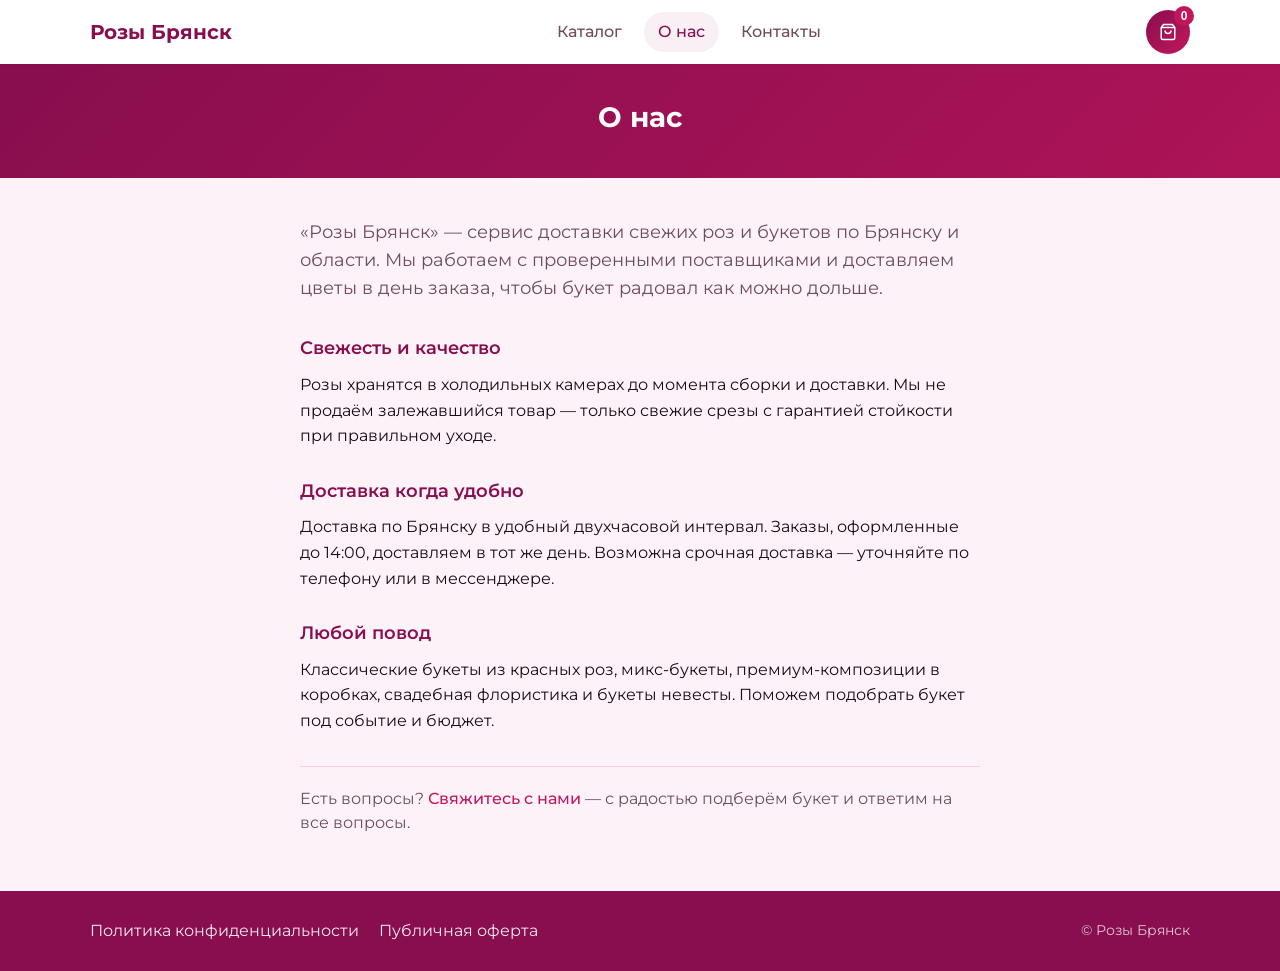
<file: about.html>
<!DOCTYPE html>
<html lang="ru">
<head>
  <meta charset="UTF-8">
  <meta name="viewport" content="width=device-width, initial-scale=1.0">
  <title>О нас — Розы Брянск | Доставка роз и букетов</title>
  <meta name="description" content="О сервисе доставки роз в Брянске: свежие цветы, доставка в день заказа, подарочная упаковка. Работаем с 2018 года.">
  <meta name="robots" content="index, follow">
  <link rel="canonical" href="" id="canonical-url">
  <meta property="og:type" content="website">
  <meta property="og:locale" content="ru_RU">
  <meta property="og:title" content="О нас — Розы Брянск">
  <meta property="og:description" content="Доставка роз и букетов по Брянску. Свежие цветы, в день заказа.">
  <meta property="og:url" content="" id="og-url">
  <meta property="og:image" content="" id="og-image">
  <meta name="theme-color" content="#880e4f">
  <meta name="twitter:card" content="summary">
  <meta name="twitter:title" content="О нас — Розы Брянск">
  <meta name="twitter:description" content="О сервисе доставки роз в Брянске: свежие цветы, доставка в день заказа.">
  <link rel="stylesheet" href="css/styles.css">
  <link rel="preconnect" href="https://fonts.googleapis.com">
  <link rel="preconnect" href="https://fonts.gstatic.com" crossorigin>
  <link href="https://fonts.googleapis.com/css2?family=Montserrat:wght@400;500;600;700&display=swap" rel="stylesheet">
</head>
<body>
  <header class="header">
    <div class="container header-inner">
      <a href="index.html" class="logo">Розы Брянск</a>
      <nav class="nav">
        <a href="index.html" class="nav-link">Каталог</a>
        <a href="about.html" class="nav-link active">О нас</a>
        <a href="contacts.html" class="nav-link">Контакты</a>
      </nav>
      <button type="button" class="cart-btn" id="cartBtn" aria-label="Корзина">
        <span class="cart-icon"></span>
        <span class="cart-count" id="cartCount">0</span>
      </button>
    </div>
  </header>

  <main class="main main-page">
    <section class="page-hero">
      <div class="container">
        <h1 class="page-title">О нас</h1>
      </div>
    </section>

    <section class="about-content">
      <div class="container narrow">
        <p class="about-lead">
          «Розы Брянск» — сервис доставки свежих роз и букетов по Брянску и области. Мы работаем с проверенными поставщиками и доставляем цветы в день заказа, чтобы букет радовал как можно дольше.
        </p>
        <div class="about-blocks">
          <div class="about-block">
            <h2>Свежесть и качество</h2>
            <p>Розы хранятся в холодильных камерах до момента сборки и доставки. Мы не продаём залежавшийся товар — только свежие срезы с гарантией стойкости при правильном уходе.</p>
          </div>
          <div class="about-block">
            <h2>Доставка когда удобно</h2>
            <p>Доставка по Брянску в удобный двухчасовой интервал. Заказы, оформленные до 14:00, доставляем в тот же день. Возможна срочная доставка — уточняйте по телефону или в мессенджере.</p>
          </div>
          <div class="about-block">
            <h2>Любой повод</h2>
            <p>Классические букеты из красных роз, микс-букеты, премиум-композиции в коробках, свадебная флористика и букеты невесты. Поможем подобрать букет под событие и бюджет.</p>
          </div>
        </div>
        <p class="about-cta">
          Есть вопросы? <a href="contacts.html">Свяжитесь с нами</a> — с радостью подберём букет и ответим на все вопросы.
        </p>
      </div>
    </section>

    <footer class="footer">
      <div class="container footer-inner">
        <div class="footer-links">
          <a href="policy.html">Политика конфиденциальности</a>
          <a href="offer.html">Публичная оферта</a>
        </div>
        <p class="footer-copy">© Розы Брянск</p>
      </div>
    </footer>
  </main>

  <div class="cart-overlay" id="cartOverlay" aria-hidden="true">
    <div class="cart-sidebar">
      <div class="cart-header">
        <h2>Корзина</h2>
        <button type="button" class="cart-close" id="cartClose" aria-label="Закрыть">&times;</button>
      </div>
      <div class="cart-body" id="cartBody"></div>
      <div class="cart-footer">
        <form class="cart-form" id="cartForm" action="https://formspree.io/f/xeqwknqz" method="POST">
          <input type="hidden" name="_subject" value="Заказ букетов — Розы Брянск">
          <input type="hidden" name="order_items" id="orderItemsInput">
          <input type="hidden" name="order_total" id="orderTotalInput">
          <input type="hidden" name="order_discount" id="orderDiscountInput">
          <input type="text" name="name" placeholder="Ваше имя" required>
          <input type="tel" name="phone" placeholder="Телефон" required>
          <input type="text" name="address" placeholder="Адрес доставки">
          <textarea name="comment" placeholder="Время и комментарий" rows="2"></textarea>
          <button type="submit" class="btn btn-primary btn-block">Оформить заказ</button>
        </form>
      </div>
    </div>
  </div>

  <script src="js/data.js"></script>
  <script src="js/main.js"></script>
  <script src="js/seo.js"></script>
</body>
</html>
</file>
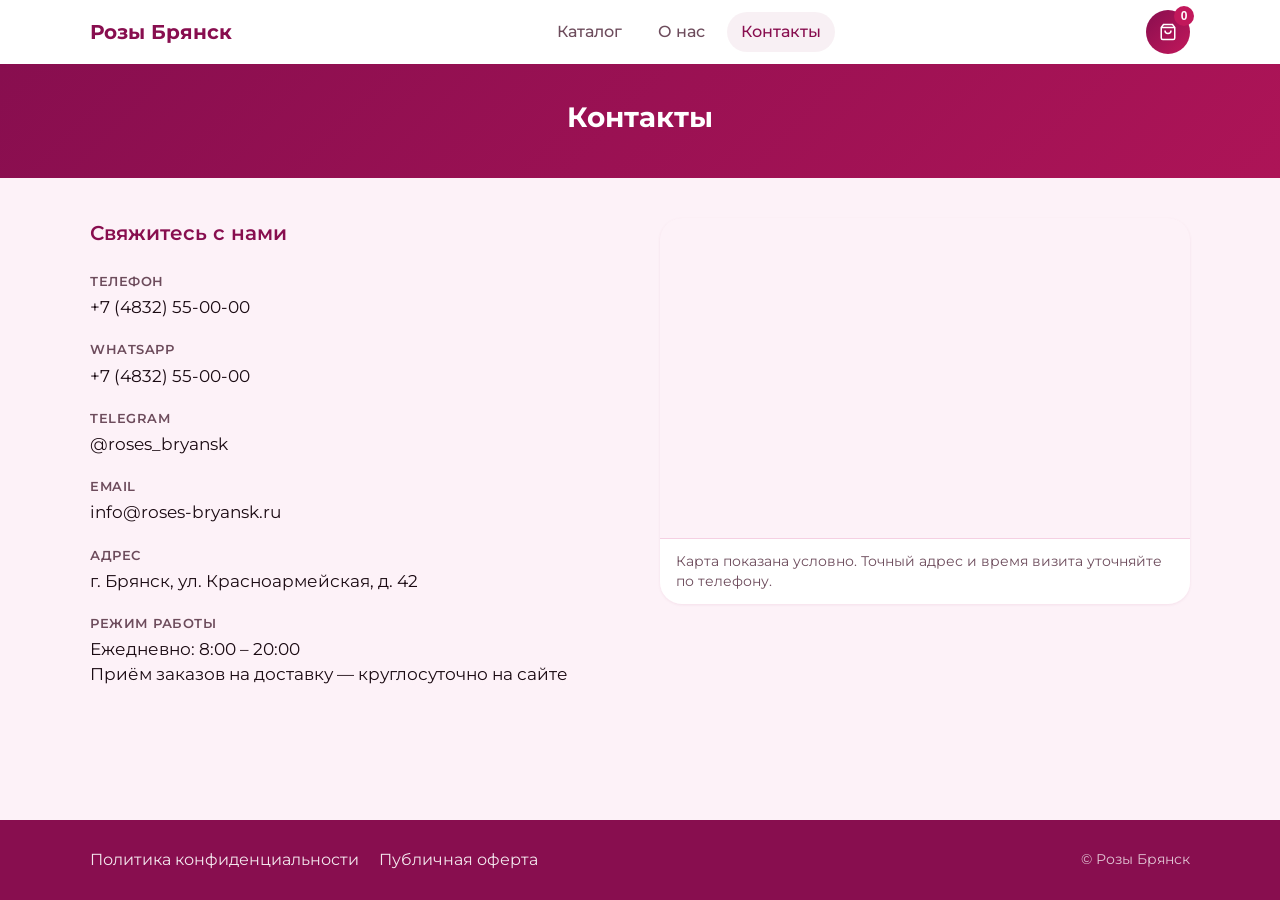
<file: contacts.html>
<!DOCTYPE html>
<html lang="ru">
<head>
  <meta charset="UTF-8">
  <meta name="viewport" content="width=device-width, initial-scale=1.0">
  <title>Контакты — Розы Брянск | Телефон, заказать доставку роз</title>
  <meta name="description" content="Контакты Розы Брянск: телефон, WhatsApp, Telegram, адрес. Режим работы. Закажите доставку роз и букетов по Брянску.">
  <meta name="robots" content="index, follow">
  <link rel="canonical" href="" id="canonical-url">
  <meta property="og:type" content="website">
  <meta property="og:locale" content="ru_RU">
  <meta property="og:title" content="Контакты — Розы Брянск">
  <meta property="og:description" content="Телефон, адрес, режим работы. Доставка роз в Брянске.">
  <meta property="og:url" content="" id="og-url">
  <meta property="og:image" content="" id="og-image">
  <meta name="theme-color" content="#880e4f">
  <meta name="twitter:card" content="summary">
  <meta name="twitter:title" content="Контакты — Розы Брянск">
  <meta name="twitter:description" content="Телефон, адрес, режим работы. Доставка роз в Брянске.">
  <link rel="stylesheet" href="css/styles.css">
  <link rel="preconnect" href="https://fonts.googleapis.com">
  <link rel="preconnect" href="https://fonts.gstatic.com" crossorigin>
  <link href="https://fonts.googleapis.com/css2?family=Montserrat:wght@400;500;600;700&display=swap" rel="stylesheet">
</head>
<body>
  <header class="header">
    <div class="container header-inner">
      <a href="index.html" class="logo">Розы Брянск</a>
      <nav class="nav">
        <a href="index.html" class="nav-link">Каталог</a>
        <a href="about.html" class="nav-link">О нас</a>
        <a href="contacts.html" class="nav-link active">Контакты</a>
      </nav>
      <button type="button" class="cart-btn" id="cartBtn" aria-label="Корзина">
        <span class="cart-icon"></span>
        <span class="cart-count" id="cartCount">0</span>
      </button>
    </div>
  </header>

  <main class="main main-page">
    <section class="page-hero">
      <div class="container">
        <h1 class="page-title">Контакты</h1>
      </div>
    </section>

    <section class="contacts-section">
      <div class="container">
        <div class="contacts-grid">
          <div class="contacts-info">
            <h2>Свяжитесь с нами</h2>
            <div class="contact-item">
              <span class="contact-label">Телефон</span>
              <a href="tel:+74832550000">+7 (4832) 55-00-00</a>
            </div>
            <div class="contact-item">
              <span class="contact-label">WhatsApp</span>
              <a href="https://wa.me/74832550000" target="_blank" rel="noopener">+7 (4832) 55-00-00</a>
            </div>
            <div class="contact-item">
              <span class="contact-label">Telegram</span>
              <a href="https://t.me/roses_bryansk" target="_blank" rel="noopener">@roses_bryansk</a>
            </div>
            <div class="contact-item">
              <span class="contact-label">Email</span>
              <a href="mailto:info@roses-bryansk.ru">info@roses-bryansk.ru</a>
            </div>
            <div class="contact-item">
              <span class="contact-label">Адрес</span>
              <p>г. Брянск, ул. Красноармейская, д. 42</p>
            </div>
            <div class="contact-item">
              <span class="contact-label">Режим работы</span>
              <p>Ежедневно: 8:00 – 20:00<br>Приём заказов на доставку — круглосуточно на сайте</p>
            </div>
          </div>
          <div class="contacts-map-wrap">
            <iframe
              src="https://yandex.ru/map-widget/v1/?ll=34.3719%2C53.2521&z=15&l=map&pt=34.3719,53.2521"
              title="Карта: Розы Брянск"
              class="contacts-map"
              allowfullscreen
              loading="lazy"
              referrerpolicy="no-referrer-when-downgrade">
            </iframe>
            <p class="map-note">Карта показана условно. Точный адрес и время визита уточняйте по телефону.</p>
          </div>
        </div>
      </div>
    </section>

    <footer class="footer">
      <div class="container footer-inner">
        <div class="footer-links">
          <a href="policy.html">Политика конфиденциальности</a>
          <a href="offer.html">Публичная оферта</a>
        </div>
        <p class="footer-copy">© Розы Брянск</p>
      </div>
    </footer>
  </main>

  <div class="cart-overlay" id="cartOverlay" aria-hidden="true">
    <div class="cart-sidebar">
      <div class="cart-header">
        <h2>Корзина</h2>
        <button type="button" class="cart-close" id="cartClose" aria-label="Закрыть">&times;</button>
      </div>
      <div class="cart-body" id="cartBody"></div>
      <div class="cart-footer">
        <form class="cart-form" id="cartForm" action="https://formspree.io/f/xeqwknqz" method="POST">
          <input type="hidden" name="_subject" value="Заказ букетов — Розы Брянск">
          <input type="hidden" name="order_items" id="orderItemsInput">
          <input type="hidden" name="order_total" id="orderTotalInput">
          <input type="hidden" name="order_discount" id="orderDiscountInput">
          <input type="text" name="name" placeholder="Ваше имя" required>
          <input type="tel" name="phone" placeholder="Телефон" required>
          <input type="text" name="address" placeholder="Адрес доставки">
          <textarea name="comment" placeholder="Время и комментарий" rows="2"></textarea>
          <button type="submit" class="btn btn-primary btn-block">Оформить заказ</button>
        </form>
      </div>
    </div>
  </div>

  <script src="js/data.js"></script>
  <script src="js/main.js"></script>
  <script src="js/seo.js"></script>
</body>
</html>
</file>
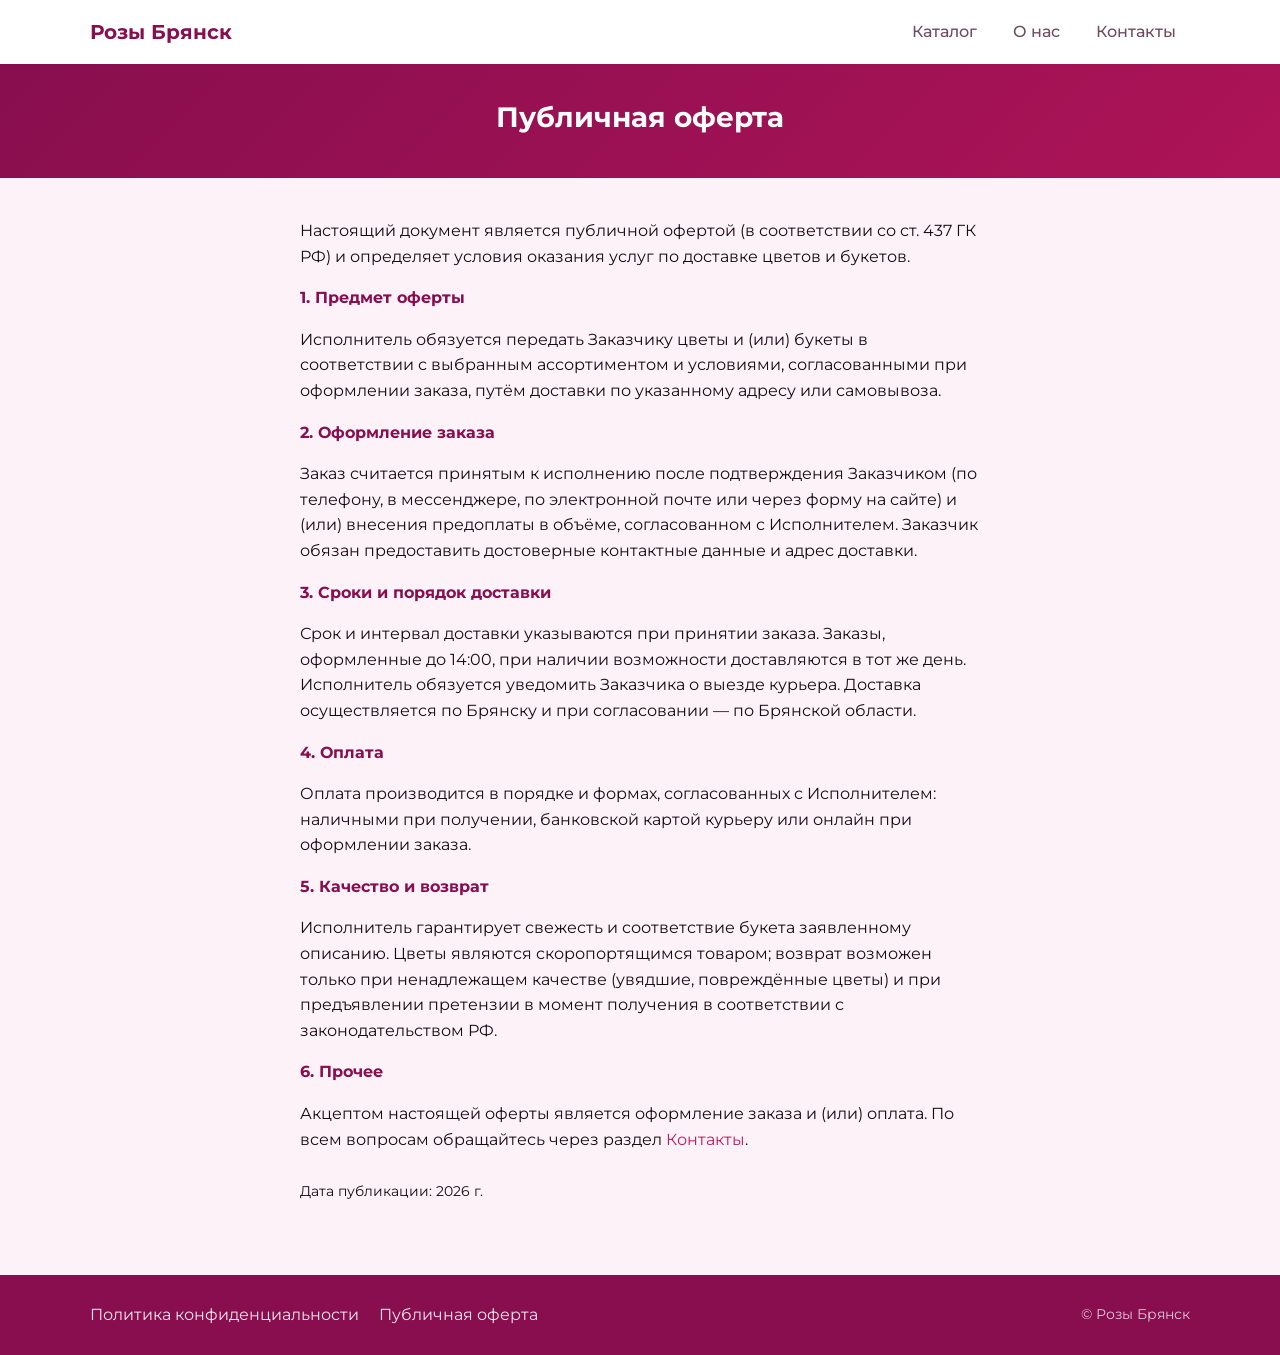
<file: offer.html>
<!DOCTYPE html>
<html lang="ru">
<head>
  <meta charset="UTF-8">
  <meta name="viewport" content="width=device-width, initial-scale=1.0">
  <title>Публичная оферта — Розы Брянск</title>
  <meta name="description" content="Публичная оферта на доставку роз и букетов. Условия заказа и доставки Розы Брянск.">
  <link rel="canonical" href="" id="canonical-url">
  <meta name="robots" content="index, follow">
  <meta name="theme-color" content="#880e4f">
  <link rel="stylesheet" href="css/styles.css">
  <link rel="preconnect" href="https://fonts.googleapis.com">
  <link rel="preconnect" href="https://fonts.gstatic.com" crossorigin>
  <link href="https://fonts.googleapis.com/css2?family=Montserrat:wght@400;500;600;700&display=swap" rel="stylesheet">
</head>
<body>
  <header class="header">
    <div class="container header-inner">
      <a href="index.html" class="logo">Розы Брянск</a>
      <nav class="nav">
        <a href="index.html" class="nav-link">Каталог</a>
        <a href="about.html" class="nav-link">О нас</a>
        <a href="contacts.html" class="nav-link">Контакты</a>
      </nav>
    </div>
  </header>

  <main class="main main-page">
    <section class="page-hero">
      <div class="container">
        <h1 class="page-title">Публичная оферта</h1>
      </div>
    </section>

    <section class="legal-content">
      <div class="container narrow">
        <p>Настоящий документ является публичной офертой (в соответствии со ст. 437 ГК РФ) и определяет условия оказания услуг по доставке цветов и букетов.</p>

        <p><strong>1. Предмет оферты</strong></p>
        <p>Исполнитель обязуется передать Заказчику цветы и (или) букеты в соответствии с выбранным ассортиментом и условиями, согласованными при оформлении заказа, путём доставки по указанному адресу или самовывоза.</p>

        <p><strong>2. Оформление заказа</strong></p>
        <p>Заказ считается принятым к исполнению после подтверждения Заказчиком (по телефону, в мессенджере, по электронной почте или через форму на сайте) и (или) внесения предоплаты в объёме, согласованном с Исполнителем. Заказчик обязан предоставить достоверные контактные данные и адрес доставки.</p>

        <p><strong>3. Сроки и порядок доставки</strong></p>
        <p>Срок и интервал доставки указываются при принятии заказа. Заказы, оформленные до 14:00, при наличии возможности доставляются в тот же день. Исполнитель обязуется уведомить Заказчика о выезде курьера. Доставка осуществляется по Брянску и при согласовании — по Брянской области.</p>

        <p><strong>4. Оплата</strong></p>
        <p>Оплата производится в порядке и формах, согласованных с Исполнителем: наличными при получении, банковской картой курьеру или онлайн при оформлении заказа.</p>

        <p><strong>5. Качество и возврат</strong></p>
        <p>Исполнитель гарантирует свежесть и соответствие букета заявленному описанию. Цветы являются скоропортящимся товаром; возврат возможен только при ненадлежащем качестве (увядшие, повреждённые цветы) и при предъявлении претензии в момент получения в соответствии с законодательством РФ.</p>

        <p><strong>6. Прочее</strong></p>
        <p>Акцептом настоящей оферты является оформление заказа и (или) оплата. По всем вопросам обращайтесь через раздел <a href="contacts.html">Контакты</a>.</p>

        <p class="legal-date">Дата публикации: 2026 г.</p>
      </div>
    </section>

    <footer class="footer">
      <div class="container footer-inner">
        <div class="footer-links">
          <a href="policy.html">Политика конфиденциальности</a>
          <a href="offer.html">Публичная оферта</a>
        </div>
        <p class="footer-copy">© Розы Брянск</p>
      </div>
    </footer>
  </main>
  <script src="js/seo.js"></script>
</body>
</html>
</file>
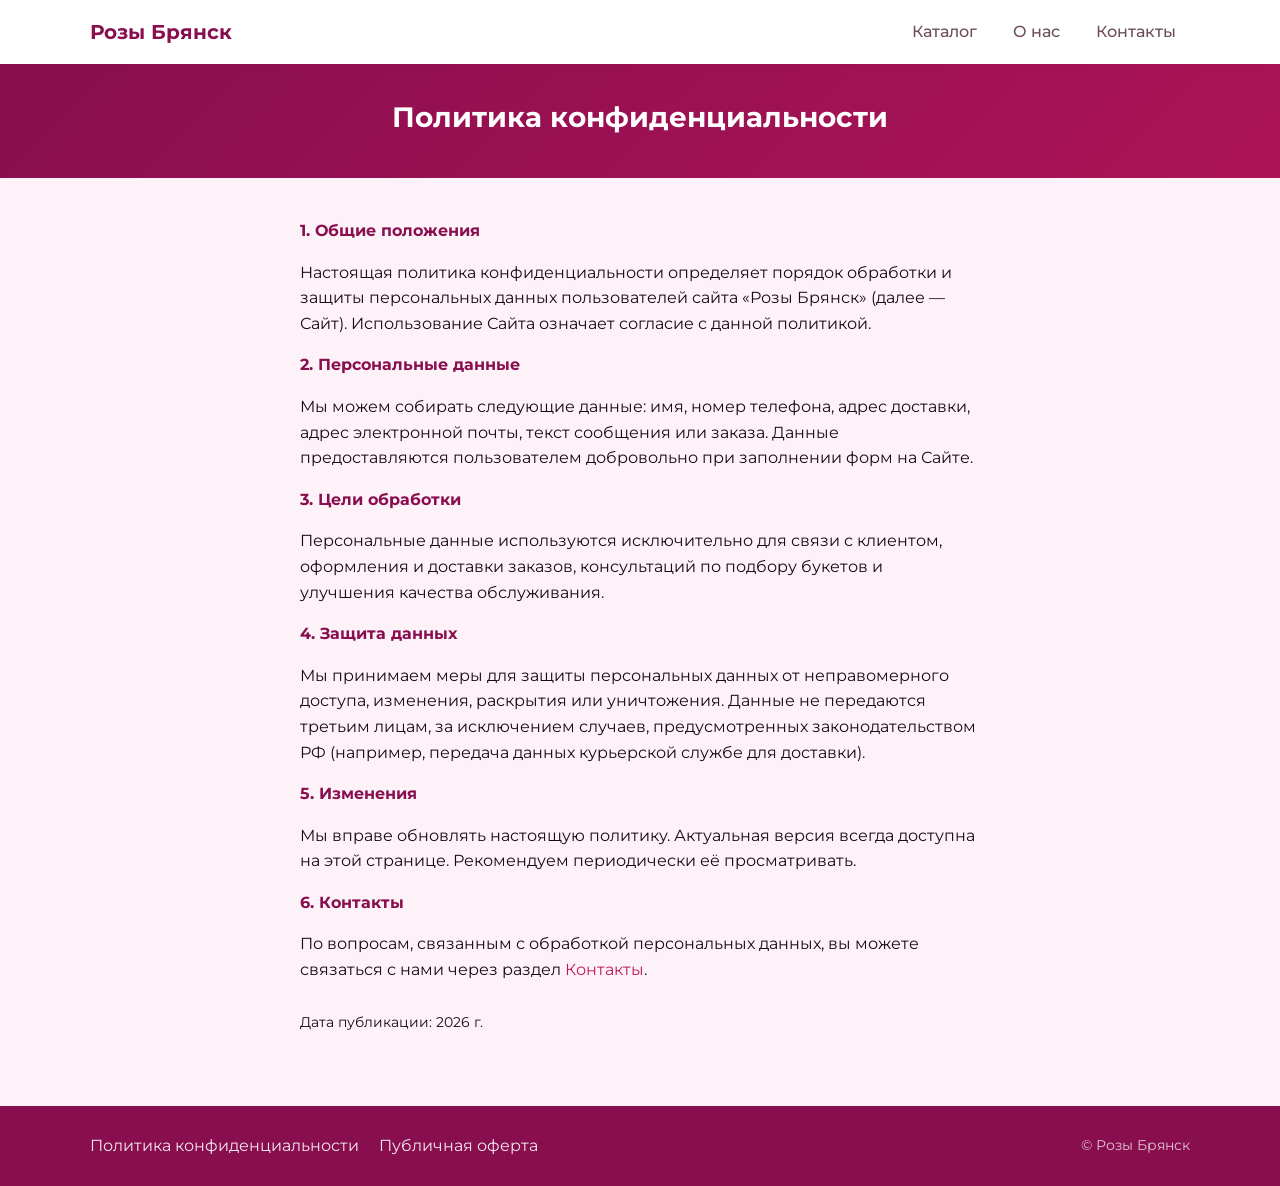
<file: policy.html>
<!DOCTYPE html>
<html lang="ru">
<head>
  <meta charset="UTF-8">
  <meta name="viewport" content="width=device-width, initial-scale=1.0">
  <title>Политика конфиденциальности — Розы Брянск</title>
  <meta name="description" content="Политика конфиденциальности сайта Розы Брянск. Обработка персональных данных при заказе доставки цветов.">
  <link rel="canonical" href="" id="canonical-url">
  <meta name="robots" content="index, follow">
  <meta name="theme-color" content="#880e4f">
  <link rel="stylesheet" href="css/styles.css">
  <link rel="preconnect" href="https://fonts.googleapis.com">
  <link rel="preconnect" href="https://fonts.gstatic.com" crossorigin>
  <link href="https://fonts.googleapis.com/css2?family=Montserrat:wght@400;500;600;700&display=swap" rel="stylesheet">
</head>
<body>
  <header class="header">
    <div class="container header-inner">
      <a href="index.html" class="logo">Розы Брянск</a>
      <nav class="nav">
        <a href="index.html" class="nav-link">Каталог</a>
        <a href="about.html" class="nav-link">О нас</a>
        <a href="contacts.html" class="nav-link">Контакты</a>
      </nav>
    </div>
  </header>

  <main class="main main-page">
    <section class="page-hero">
      <div class="container">
        <h1 class="page-title">Политика конфиденциальности</h1>
      </div>
    </section>

    <section class="legal-content">
      <div class="container narrow">
        <p><strong>1. Общие положения</strong></p>
        <p>Настоящая политика конфиденциальности определяет порядок обработки и защиты персональных данных пользователей сайта «Розы Брянск» (далее — Сайт). Использование Сайта означает согласие с данной политикой.</p>

        <p><strong>2. Персональные данные</strong></p>
        <p>Мы можем собирать следующие данные: имя, номер телефона, адрес доставки, адрес электронной почты, текст сообщения или заказа. Данные предоставляются пользователем добровольно при заполнении форм на Сайте.</p>

        <p><strong>3. Цели обработки</strong></p>
        <p>Персональные данные используются исключительно для связи с клиентом, оформления и доставки заказов, консультаций по подбору букетов и улучшения качества обслуживания.</p>

        <p><strong>4. Защита данных</strong></p>
        <p>Мы принимаем меры для защиты персональных данных от неправомерного доступа, изменения, раскрытия или уничтожения. Данные не передаются третьим лицам, за исключением случаев, предусмотренных законодательством РФ (например, передача данных курьерской службе для доставки).</p>

        <p><strong>5. Изменения</strong></p>
        <p>Мы вправе обновлять настоящую политику. Актуальная версия всегда доступна на этой странице. Рекомендуем периодически её просматривать.</p>

        <p><strong>6. Контакты</strong></p>
        <p>По вопросам, связанным с обработкой персональных данных, вы можете связаться с нами через раздел <a href="contacts.html">Контакты</a>.</p>

        <p class="legal-date">Дата публикации: 2026 г.</p>
      </div>
    </section>

    <footer class="footer">
      <div class="container footer-inner">
        <div class="footer-links">
          <a href="policy.html">Политика конфиденциальности</a>
          <a href="offer.html">Публичная оферта</a>
        </div>
        <p class="footer-copy">© Розы Брянск</p>
      </div>
    </footer>
  </main>
  <script src="js/seo.js"></script>
</body>
</html>
</file>
<file: css/styles.css>
/* Розы Брянск — доставка роз */
:root {
  --color-bg: #fdf2f8;
  --color-surface: #ffffff;
  --color-primary: #880e4f;
  --color-primary-hover: #ad1457;
  --color-accent: #c2185b;
  --color-text: #1a0a12;
  --color-text-muted: #6d4c5c;
  --color-border: #f5d0e3;
  --color-success: #2e7d32;
  --shadow: 0 1px 3px rgba(136, 14, 79, 0.08);
  --shadow-lg: 0 10px 40px rgba(136, 14, 79, 0.12);
  --radius: 14px;
  --radius-lg: 22px;
  --radius-pill: 999px;
  --font: 'Montserrat', -apple-system, BlinkMacSystemFont, sans-serif;
}

*,
*::before,
*::after {
  box-sizing: border-box;
}

html {
  scroll-behavior: smooth;
}

body {
  margin: 0;
  font-family: var(--font);
  font-size: 16px;
  line-height: 1.5;
  color: var(--color-text);
  background: var(--color-bg);
}

.main {
  position: relative;
  overflow: clip;
}

.container {
  width: 100%;
  max-width: 1140px;
  margin: 0 auto;
  padding: 0 20px;
}

.container.narrow {
  max-width: 720px;
}

a {
  color: var(--color-accent);
  text-decoration: none;
}

a:hover {
  text-decoration: underline;
}

img {
  max-width: 100%;
  height: auto;
  display: block;
}

/* Header */
.header {
  background: var(--color-surface);
  box-shadow: var(--shadow);
  position: sticky;
  top: 0;
  z-index: 100;
}

.header.header-glass {
  background: rgba(255, 255, 255, 0.72);
  backdrop-filter: blur(12px);
  -webkit-backdrop-filter: blur(12px);
  border-bottom: 1px solid rgba(245, 208, 227, 0.9);
}

.header-inner {
  display: flex;
  align-items: center;
  justify-content: space-between;
  gap: 24px;
  min-height: 64px;
}

.logo {
  font-weight: 700;
  font-size: 1.25rem;
  color: var(--color-primary);
  text-decoration: none;
}

.logo:hover {
  text-decoration: none;
  color: var(--color-primary-hover);
}

.nav {
  display: flex;
  gap: 8px;
}

.nav-link {
  padding: 8px 14px;
  color: var(--color-text-muted);
  font-weight: 500;
  border-radius: var(--radius-pill);
  text-decoration: none;
}

.nav-link:hover,
.nav-link.active {
  color: var(--color-primary);
  background: rgba(136, 14, 79, 0.06);
  text-decoration: none;
}

.cart-btn {
  position: relative;
  width: 44px;
  height: 44px;
  padding: 0;
  border: none;
  border-radius: var(--radius-pill);
  background: linear-gradient(135deg, var(--color-primary) 0%, var(--color-accent) 100%);
  color: #fff;
  cursor: pointer;
  display: flex;
  align-items: center;
  justify-content: center;
  transition: background 0.2s;
}

.cart-btn:hover {
  background: var(--color-primary-hover);
  text-decoration: none;
  color: #fff;
}

.cart-icon::after {
  content: '';
  display: block;
  width: 22px;
  height: 18px;
  background: url("data:image/svg+xml,%3Csvg xmlns='http://www.w3.org/2000/svg' viewBox='0 0 24 24' fill='none' stroke='white' stroke-width='2'%3E%3Cpath d='M6 2L3 6v14a2 2 0 002 2h14a2 2 0 002-2V6l-3-4z'/%3E%3Cline x1='3' y1='6' x2='21' y2='6'/%3E%3Cpath d='M16 10a4 4 0 01-8 0'/%3E%3C/svg%3E") center/contain no-repeat;
}

.cart-count {
  position: absolute;
  top: -4px;
  right: -4px;
  min-width: 20px;
  height: 20px;
  padding: 0 5px;
  font-size: 0.75rem;
  font-weight: 600;
  background: var(--color-accent);
  color: #fff;
  border-radius: 10px;
  display: flex;
  align-items: center;
  justify-content: center;
}

/* Hero */
.hero {
  --mouse-x: 0.5;
  --mouse-y: 0.5;
  color: #fff;
  padding: 72px 0 64px;
  min-height: calc(92vh - 64px);
  display: flex;
  align-items: center;
  position: relative;
}

.hero.hero-soft {
  color: #1a0a12;
  background: linear-gradient(180deg, rgba(255, 255, 255, 0.75) 0%, rgba(253, 242, 248, 1) 70%);
}

.hero-bg {
  position: absolute;
  inset: -120px -80px auto -80px;
  height: 520px;
  background:
    radial-gradient(closest-side at 25% 40%, rgba(255, 183, 213, 0.55), transparent 65%),
    radial-gradient(closest-side at 65% 30%, rgba(255, 226, 239, 0.85), transparent 60%),
    radial-gradient(closest-side at 80% 70%, rgba(194, 24, 91, 0.18), transparent 65%);
  filter: blur(0px);
  pointer-events: none;
}

.hero-wave {
  position: absolute;
  left: 0;
  right: 0;
  bottom: -1px;
  height: 56px;
  background: url(\"data:image/svg+xml,%3Csvg xmlns='http://www.w3.org/2000/svg' viewBox='0 0 1440 90' preserveAspectRatio='none'%3E%3Cpath fill='%23fdf2f8' d='M0,64 C180,96 360,16 540,48 C720,80 900,112 1080,80 C1260,48 1350,32 1440,48 L1440,90 L0,90 Z'/%3E%3C/svg%3E\") bottom/100% 100% no-repeat;
  pointer-events: none;
}

.hero-inner {
  display: grid;
  grid-template-columns: 1fr 1fr;
  gap: 48px;
  align-items: center;
  position: relative;
  z-index: 1;
}

.hero-content {
  max-width: 580px;
}

.hero-title {
  margin: 0 0 20px;
  font-size: clamp(2.1rem, 5vw, 3rem);
  font-weight: 700;
  letter-spacing: -0.02em;
  line-height: 1.2;
  color: #3b0c26;
}

.hero-utp {
  margin: 0 0 32px;
  font-size: 1.2rem;
  line-height: 1.55;
  color: rgba(59, 12, 38, 0.78);
}

.hero-chips {
  display: flex;
  flex-wrap: wrap;
  gap: 10px;
  margin-bottom: 16px;
}

.chip {
  display: inline-flex;
  align-items: center;
  padding: 8px 12px;
  border-radius: var(--radius-pill);
  background: rgba(255, 255, 255, 0.75);
  border: 1px solid rgba(245, 208, 227, 0.9);
  color: rgba(59, 12, 38, 0.85);
  font-weight: 600;
  font-size: 0.85rem;
  box-shadow: var(--shadow);
}

.hero-actions {
  display: flex;
  flex-wrap: wrap;
  gap: 16px;
}

.hero-notes {
  margin-top: 18px;
  display: grid;
  grid-template-columns: repeat(3, minmax(0, 1fr));
  gap: 10px;
}

.note-card {
  padding: 12px 12px;
  border-radius: 18px;
  background: rgba(255, 255, 255, 0.72);
  border: 1px solid rgba(245, 208, 227, 0.95);
  box-shadow: var(--shadow);
  display: grid;
  gap: 2px;
}

.note-title {
  font-size: 0.78rem;
  font-weight: 700;
  color: rgba(136, 14, 79, 0.65);
  text-transform: uppercase;
  letter-spacing: 0.05em;
}

.note-text {
  font-size: 0.9rem;
  font-weight: 600;
  color: rgba(59, 12, 38, 0.8);
}

.btn-hero {
  padding: 16px 32px;
  font-size: 1.1rem;
}

.btn-hero-outline {
  padding: 16px 32px;
  font-size: 1.1rem;
  background: rgba(255, 255, 255, 0.75);
  color: rgba(59, 12, 38, 0.9);
  border: 1px solid rgba(245, 208, 227, 0.95);
  border-radius: var(--radius-pill);
  font-family: var(--font);
  font-weight: 600;
  text-decoration: none;
  transition: background 0.2s, border-color 0.2s, color 0.2s;
  display: inline-flex;
  align-items: center;
  justify-content: center;
  box-shadow: var(--shadow);
}

.btn-hero-outline:hover {
  background: rgba(255, 255, 255, 0.9);
  border-color: rgba(194, 24, 91, 0.35);
  color: rgba(59, 12, 38, 0.95);
  text-decoration: none;
}

.hero-image-wrap {
  position: relative;
  display: flex;
  align-items: center;
  justify-content: center;
}

.hero-collage {
  justify-content: flex-end;
}

.hero-collage-card {
  position: relative;
  border-radius: 28px;
  background: rgba(255, 255, 255, 0.65);
  border: 1px solid rgba(245, 208, 227, 0.9);
  box-shadow: var(--shadow-lg);
}

.hero-collage-card-main {
  padding: 14px;
  transform: rotate(-1deg);
}

.hero-collage-card-float {
  position: absolute;
  right: -10px;
  bottom: -18px;
  width: min(320px, 70%);
  padding: 16px;
  border-radius: 22px;
  transform: rotate(2deg);
}

.hero-mini-title {
  display: block;
  font-weight: 700;
  color: rgba(59, 12, 38, 0.92);
  margin-bottom: 6px;
}

.hero-mini-text {
  display: block;
  font-size: 0.9rem;
  color: rgba(59, 12, 38, 0.7);
  line-height: 1.45;
  margin-bottom: 12px;
}

.btn-mini {
  padding: 10px 14px;
  border-radius: var(--radius-pill);
}

.hero-image-wrap .hero-image {
  width: 100%;
  max-width: 480px;
  height: auto;
  aspect-ratio: 1;
  object-fit: cover;
  border-radius: 22px;
}

.hero-image-wrap:not(.has-hero-image) .hero-image {
  position: absolute;
  opacity: 0;
  pointer-events: none;
}

.hero-image-wrap.has-hero-image .hero-image {
  position: relative;
  opacity: 1;
}

.hero-image-wrap .hero-image-placeholder {
  position: relative;
  width: 100%;
  max-width: 480px;
  margin: 0 auto;
  aspect-ratio: 1;
  background: rgba(255, 255, 255, 0.08);
  border: 2px dashed rgba(255, 255, 255, 0.25);
  border-radius: var(--radius-lg);
  display: flex;
  align-items: center;
  justify-content: center;
}

.hero-image-wrap.has-hero-image .hero-image-placeholder {
  display: none;
}

.hero-placeholder-text {
  font-size: 1.1rem;
  color: rgba(255, 255, 255, 0.5);
}

@media (max-width: 768px) {
  .hero {
    padding: 40px 0 48px;
    min-height: auto;
  }

  .hero-inner {
    grid-template-columns: 1fr;
    gap: 32px;
    text-align: center;
  }

  .hero-content {
    max-width: none;
  }

  .hero-actions {
    justify-content: center;
  }

  .hero-chips {
    justify-content: center;
  }

  .hero-notes {
    grid-template-columns: 1fr;
    max-width: 420px;
    margin-left: auto;
    margin-right: auto;
    text-align: left;
  }

  .hero-collage {
    justify-content: center;
  }

  .hero-collage-card-float {
    position: relative;
    right: auto;
    bottom: auto;
    width: 100%;
    max-width: 360px;
    margin-top: 14px;
    transform: none;
  }

  .hero-image-wrap .hero-image,
  .hero-image-wrap .hero-image-placeholder {
    max-width: 320px;
  }
  .hero-image-wrap .hero-image-placeholder {
    max-width: 320px;
    margin: 0 auto;
  }
}

/* Section */
.section-title {
  margin: 0 0 24px;
  font-size: 1.5rem;
  font-weight: 600;
  color: var(--color-primary);
}

.hint-pill {
  display: inline-flex;
  align-items: center;
  padding: 8px 12px;
  border-radius: var(--radius-pill);
  background: rgba(255, 255, 255, 0.8);
  border: 1px solid rgba(245, 208, 227, 0.95);
  color: rgba(59, 12, 38, 0.75);
  font-weight: 600;
  font-size: 0.8rem;
  box-shadow: var(--shadow);
}

/* Advantages */
.advantages-section {
  padding: 48px 0 56px;
  background: var(--color-surface);
  box-shadow: var(--shadow);
}

.advantages-section.advantages-soft {
  background: linear-gradient(180deg, rgba(255, 255, 255, 1) 0%, rgba(253, 242, 248, 1) 100%);
  box-shadow: none;
}

.advantages-head {
  display: flex;
  flex-direction: column;
  gap: 8px;
  margin-bottom: 18px;
}

.advantages-lead {
  margin: 0 0 18px;
  max-width: 640px;
  color: var(--color-text-muted);
}

.advantages-grid {
  display: grid;
  grid-template-columns: repeat(auto-fill, minmax(240px, 1fr));
  gap: 24px;
}

.advantages-grid.advantages-grid-soft {
  grid-template-columns: repeat(auto-fit, minmax(220px, 1fr));
  gap: 18px;
}

.advantage-card {
  padding: 24px;
  background: var(--color-bg);
  border-radius: var(--radius-lg);
  border: 1px solid var(--color-border);
  text-align: center;
}

.advantage-card.advantage-card-soft {
  background: rgba(255, 255, 255, 0.75);
  border: 1px solid rgba(245, 208, 227, 0.95);
  box-shadow: var(--shadow);
}

.advantage-card .advantage-icon {
  width: 48px;
  height: 48px;
  margin: 0 auto 16px;
  background: rgba(136, 14, 79, 0.1);
  border-radius: 50%;
  display: flex;
  align-items: center;
  justify-content: center;
  font-size: 1.5rem;
}

.advantage-card h3 {
  margin: 0 0 8px;
  font-size: 1.05rem;
  font-weight: 600;
  color: var(--color-primary);
}

.advantage-card p {
  margin: 0;
  font-size: 0.9rem;
  color: var(--color-text-muted);
  line-height: 1.5;
}

/* Catalog */
.catalog-section {
  padding: 48px 0 56px;
}

.catalog-controls {
  margin-bottom: 28px;
}

.catalog-controls.catalog-controls-soft {
  padding: 18px 18px 10px;
  border-radius: var(--radius-lg);
  background: rgba(255, 255, 255, 0.7);
  border: 1px solid rgba(245, 208, 227, 0.95);
  box-shadow: var(--shadow);
}

.catalog-head {
  display: grid;
  grid-template-columns: 1fr;
  gap: 12px;
  margin-bottom: 8px;
}

.catalog-head-hint {
  display: flex;
  gap: 8px;
  flex-wrap: wrap;
}

.catalog-seo-text {
  margin: 0 0 16px;
  font-size: 0.95rem;
  color: var(--color-text-muted);
  line-height: 1.5;
  max-width: 640px;
}

.catalog-noscript {
  margin: 16px 0 0;
  padding-left: 1.25rem;
  color: var(--color-text-muted);
  font-size: 0.95rem;
}

.filters {
  display: flex;
  flex-wrap: wrap;
  gap: 8px;
  margin-top: 16px;
}

.filter-btn {
  padding: 8px 16px;
  font-family: var(--font);
  font-size: 0.9rem;
  font-weight: 500;
  color: var(--color-text-muted);
  background: var(--color-surface);
  border: 1px solid var(--color-border);
  border-radius: var(--radius-pill);
  cursor: pointer;
  transition: color 0.2s, border-color 0.2s, background 0.2s;
}

.filter-btn:hover,
.filter-btn.active {
  color: var(--color-primary);
  border-color: var(--color-primary);
  background: rgba(136, 14, 79, 0.04);
}

.catalog-grid {
  display: grid;
  grid-template-columns: repeat(auto-fill, minmax(260px, 1fr));
  gap: 24px;
}

.card {
  background: var(--color-surface);
  border-radius: var(--radius-lg);
  box-shadow: var(--shadow);
  overflow: hidden;
  transition: box-shadow 0.2s, transform 0.2s;
  cursor: pointer;
  display: flex;
  flex-direction: column;
}

.card:hover {
  box-shadow: var(--shadow-lg);
  transform: translateY(-2px);
}

.card {
  border: 1px solid rgba(245, 208, 227, 0.95);
}

.card-image-wrap {
  position: relative;
  aspect-ratio: 1;
  background: var(--color-bg);
  overflow: hidden;
}

.card-image {
  position: absolute;
  top: 0;
  left: 0;
  width: 100%;
  height: 100%;
  object-fit: cover;
  display: block;
}

.card-body {
  padding: 20px;
  flex: 1;
  display: flex;
  flex-direction: column;
}

.card-title {
  margin: 0 0 8px;
  font-size: 1rem;
  font-weight: 600;
  color: var(--color-text);
  line-height: 1.35;
}

.card-price {
  margin: 0 0 16px;
  font-size: 1.1rem;
  font-weight: 600;
  color: var(--color-primary);
}

.card-actions {
  display: flex;
  align-items: center;
  gap: 10px;
  margin-top: auto;
}

.card-add-btn {
  flex-shrink: 0;
  width: 40px;
  height: 40px;
  padding: 0;
  border: none;
  border-radius: var(--radius);
  background: var(--color-primary);
  color: #fff;
  font-size: 1.4rem;
  font-weight: 600;
  line-height: 1;
  cursor: pointer;
  transition: background 0.2s, transform 0.15s;
  display: flex;
  align-items: center;
  justify-content: center;
}

.card-add-btn:hover {
  background: var(--color-primary-hover);
  transform: scale(1.05);
}

.card-add-btn-in-cart {
  background: var(--color-success);
  color: #fff;
}

.card-add-btn-in-cart:hover {
  background: #2f855a;
  color: #fff;
}

.card-in-cart-label {
  font-size: 0.8rem;
  color: var(--color-success);
  font-weight: 500;
  flex-shrink: 0;
}

.card-btn {
  flex: 1;
  min-width: 0;
}

.modal-product-in-cart {
  margin: 0 0 16px;
  font-size: 0.95rem;
  font-weight: 500;
  color: var(--color-success);
}

/* Buttons */
.btn {
  display: inline-flex;
  align-items: center;
  justify-content: center;
  padding: 10px 20px;
  font-family: var(--font);
  font-size: 0.95rem;
  font-weight: 600;
  border-radius: var(--radius-pill);
  cursor: pointer;
  transition: background 0.2s, color 0.2s, border-color 0.2s;
  border: none;
  text-decoration: none;
}

.btn-primary {
  background: linear-gradient(135deg, var(--color-primary) 0%, var(--color-accent) 100%);
  color: #fff;
}

.btn-primary:hover {
  background: var(--color-primary-hover);
  color: #fff;
  text-decoration: none;
}

.btn-outline {
  background: transparent;
  color: var(--color-primary);
  border: 1px solid var(--color-primary);
}

.btn-outline:hover {
  background: rgba(136, 14, 79, 0.06);
  text-decoration: none;
  color: var(--color-primary);
}

.btn-block {
  width: 100%;
}

/* Reviews */
.reviews-section {
  padding: 48px 0 56px;
  background: var(--color-bg);
}

.reviews-inner {
  max-width: 920px;
  margin: 0 auto;
  padding: 0 20px;
}

.reviews-header {
  display: flex;
  align-items: center;
  justify-content: space-between;
  gap: 16px;
  margin-bottom: 20px;
}

.reviews-header .section-title {
  margin: 0;
}

.reviews-nav {
  display: flex;
  gap: 8px;
}

.reviews-btn {
  width: 44px;
  height: 44px;
  padding: 0;
  border: 1px solid var(--color-border);
  border-radius: var(--radius);
  background: var(--color-surface);
  color: var(--color-primary);
  font-size: 1.5rem;
  line-height: 1;
  cursor: pointer;
  transition: background 0.2s, border-color 0.2s, color 0.2s;
  display: flex;
  align-items: center;
  justify-content: center;
}

.reviews-btn:hover {
  background: var(--color-primary);
  color: #fff;
  border-color: var(--color-primary);
}

.reviews-wrap {
  overflow-x: auto;
  overflow-y: hidden;
  scroll-behavior: smooth;
  scrollbar-width: none;
  -ms-overflow-style: none;
  -webkit-overflow-scrolling: touch;
}

.reviews-wrap::-webkit-scrollbar {
  display: none;
}

.reviews-track {
  display: flex;
  gap: 20px;
  width: max-content;
  padding: 8px 0 24px;
}

.review-card {
  flex-shrink: 0;
  width: 280px;
  padding: 20px;
  background: var(--color-surface);
  border-radius: var(--radius-lg);
  box-shadow: var(--shadow);
  border: 1px solid var(--color-border);
}

.review-text {
  margin: 0 0 12px;
  font-size: 0.95rem;
  line-height: 1.5;
  color: var(--color-text);
}

.review-author {
  font-size: 0.85rem;
  font-weight: 500;
  color: var(--color-primary);
}

/* Consultation */
.consult-section {
  background: var(--color-surface);
  padding: 48px 0 56px;
  box-shadow: var(--shadow);
}

.consult-section.consult-soft {
  background: linear-gradient(180deg, rgba(253, 242, 248, 1) 0%, rgba(255, 255, 255, 1) 60%);
  box-shadow: none;
}

.consult-grid {
  display: grid;
  grid-template-columns: 1fr 1fr;
  gap: 28px;
  align-items: start;
}

.consult-badges {
  display: flex;
  flex-wrap: wrap;
  gap: 10px;
  margin-top: 14px;
}

.consult-text {
  margin: 0 0 24px;
  color: var(--color-text-muted);
  max-width: 480px;
}

.consult-form {
  display: grid;
  grid-template-columns: 1fr 1fr;
  gap: 16px;
  max-width: 560px;
}

.consult-form.consult-form-soft {
  padding: 18px;
  max-width: none;
  border-radius: var(--radius-lg);
  background: rgba(255, 255, 255, 0.75);
  border: 1px solid rgba(245, 208, 227, 0.95);
  box-shadow: var(--shadow);
}

.consult-form input[type="text"],
.consult-form input[type="tel"],
.consult-form textarea {
  padding: 12px 14px;
  font-family: var(--font);
  font-size: 1rem;
  border: 1px solid var(--color-border);
  border-radius: 16px;
  background: var(--color-surface);
}

.consult-form textarea {
  grid-column: 1 / -1;
  resize: vertical;
  min-height: 80px;
}

.consult-form .btn {
  grid-column: 1 / -1;
  justify-self: start;
}

@media (max-width: 560px) {
  .consult-form {
    grid-template-columns: 1fr;
  }
}

@media (max-width: 900px) {
  .consult-grid {
    grid-template-columns: 1fr;
  }
}

/* Steps */
.steps-section {
  padding: 28px 0 56px;
}

.steps-inner {
  display: grid;
  grid-template-columns: 1fr;
  gap: 18px;
}

.steps-lead {
  margin: -10px 0 0;
  color: var(--color-text-muted);
  max-width: 560px;
}

.steps-list {
  margin: 0;
  padding: 0;
  list-style: none;
  display: grid;
  grid-template-columns: repeat(3, minmax(0, 1fr));
  gap: 16px;
}

.step-card {
  padding: 18px;
  border-radius: var(--radius-lg);
  background: rgba(255, 255, 255, 0.7);
  border: 1px solid rgba(245, 208, 227, 0.95);
  box-shadow: var(--shadow);
  display: grid;
  gap: 6px;
}

.step-num {
  font-weight: 800;
  letter-spacing: 0.04em;
  color: rgba(136, 14, 79, 0.5);
}

.step-title {
  font-weight: 700;
  color: rgba(59, 12, 38, 0.9);
}

.step-text {
  color: rgba(59, 12, 38, 0.7);
  font-size: 0.92rem;
  line-height: 1.45;
}

@media (max-width: 900px) {
  .steps-list {
    grid-template-columns: 1fr;
  }
}

/* Footer */
.footer {
  background: var(--color-primary);
  color: rgba(255, 255, 255, 0.85);
  padding: 28px 0;
  margin-top: 0;
}

.footer-inner {
  display: flex;
  flex-wrap: wrap;
  align-items: center;
  justify-content: space-between;
  gap: 16px;
}

.footer-links {
  display: flex;
  gap: 20px;
}

.footer-links a {
  color: rgba(255, 255, 255, 0.9);
  text-decoration: none;
}

.footer-links a:hover {
  color: #fff;
  text-decoration: underline;
}

.footer-copy {
  margin: 0;
  font-size: 0.9rem;
  opacity: 0.9;
}

/* Modal */
.modal-overlay {
  position: fixed;
  inset: 0;
  background: rgba(136, 14, 79, 0.4);
  display: flex;
  align-items: center;
  justify-content: center;
  padding: 20px;
  z-index: 200;
  opacity: 0;
  visibility: hidden;
  transition: opacity 0.2s, visibility 0.2s;
}

.modal-overlay.open {
  opacity: 1;
  visibility: visible;
}

.modal {
  position: relative;
  background: var(--color-surface);
  border-radius: var(--radius-lg);
  box-shadow: var(--shadow-lg);
  max-width: 820px;
  width: 100%;
  max-height: 92vh;
  overflow: auto;
}

.modal-close {
  position: absolute;
  top: 12px;
  right: 12px;
  width: 36px;
  height: 36px;
  padding: 0;
  border: none;
  background: var(--color-bg);
  color: var(--color-text-muted);
  font-size: 1.5rem;
  line-height: 1;
  border-radius: var(--radius);
  cursor: pointer;
  z-index: 1;
  transition: background 0.2s, color 0.2s;
}

.modal-close:hover {
  background: var(--color-border);
  color: var(--color-text);
}

.modal-content {
  padding: 28px;
}

.modal-product {
  display: grid;
  grid-template-columns: 280px 1fr;
  gap: 28px;
}

.modal-product-image {
  background: var(--color-bg);
  border-radius: var(--radius);
  overflow: hidden;
  aspect-ratio: 1;
}

.modal-product-image img {
  width: 100%;
  height: 100%;
  object-fit: cover;
  display: block;
}

.modal-product-title {
  margin: 0 0 12px;
  font-size: 1.35rem;
  font-weight: 600;
  color: var(--color-primary);
}

.modal-product-desc {
  margin: 0 0 20px;
  color: var(--color-text-muted);
  font-size: 0.95rem;
  line-height: 1.5;
}

.modal-product-price {
  margin: 0 0 24px;
  font-size: 1.35rem;
  font-weight: 600;
  color: var(--color-primary);
}

.modal-similar {
  margin-top: 28px;
  padding-top: 24px;
  border-top: 1px solid var(--color-border);
}

.modal-similar-title {
  margin: 0 0 16px;
  font-size: 1rem;
  font-weight: 600;
  color: var(--color-text-muted);
}

.modal-similar-list {
  display: flex;
  gap: 12px;
  flex-wrap: wrap;
}

.modal-similar-item {
  flex: 0 0 calc(25% - 9px);
  min-width: 0;
}

.modal-similar-item a {
  display: block;
  border-radius: var(--radius);
  overflow: hidden;
  background: var(--color-bg);
  text-decoration: none;
  color: inherit;
  transition: box-shadow 0.2s;
}

.modal-similar-item a:hover {
  box-shadow: var(--shadow);
  text-decoration: none;
  color: inherit;
}

.modal-similar-item img {
  width: 100%;
  aspect-ratio: 1;
  object-fit: cover;
  display: block;
}

.modal-similar-item span {
  display: block;
  padding: 8px 10px;
  font-size: 0.85rem;
  font-weight: 500;
  color: var(--color-text);
  line-height: 1.3;
}

@media (max-width: 640px) {
  .modal-product {
    grid-template-columns: 1fr;
  }

  .modal-product-image {
    max-width: 260px;
    margin: 0 auto;
  }

  .modal-similar-item {
    flex: 0 0 calc(50% - 6px);
  }
}

@media (max-width: 480px) {
  .modal-similar-item {
    flex: 0 0 100%;
  }
}

/* Cart sidebar */
.cart-overlay {
  position: fixed;
  inset: 0;
  background: rgba(136, 14, 79, 0.35);
  z-index: 200;
  opacity: 0;
  visibility: hidden;
  transition: opacity 0.2s, visibility 0.2s;
  display: flex;
  justify-content: flex-end;
}

.cart-overlay.open {
  opacity: 1;
  visibility: visible;
}

.cart-sidebar {
  width: 100%;
  max-width: 400px;
  background: var(--color-surface);
  box-shadow: -4px 0 24px rgba(136, 14, 79, 0.15);
  display: flex;
  flex-direction: column;
  overflow: hidden;
}

.cart-header {
  display: flex;
  align-items: center;
  justify-content: space-between;
  padding: 20px 20px 16px;
  border-bottom: 1px solid var(--color-border);
}

.cart-header h2 {
  margin: 0;
  font-size: 1.25rem;
  font-weight: 600;
  color: var(--color-primary);
}

.cart-close {
  width: 36px;
  height: 36px;
  padding: 0;
  border: none;
  background: var(--color-bg);
  color: var(--color-text-muted);
  font-size: 1.5rem;
  line-height: 1;
  border-radius: var(--radius);
  cursor: pointer;
  transition: background 0.2s, color 0.2s;
}

.cart-close:hover {
  background: var(--color-border);
  color: var(--color-text);
}

.cart-body {
  flex: 1;
  overflow-y: auto;
  padding: 16px 20px;
}

.cart-empty {
  margin: 0;
  color: var(--color-text-muted);
  text-align: center;
  padding: 24px 0;
}

.cart-item {
  display: flex;
  align-items: flex-start;
  justify-content: space-between;
  gap: 12px;
  padding: 12px 0;
  border-bottom: 1px solid var(--color-border);
}

.cart-item:last-child {
  border-bottom: none;
}

.cart-item-info {
  flex: 1;
  min-width: 0;
}

.cart-item-name {
  display: block;
  font-weight: 500;
  color: var(--color-text);
  margin-bottom: 4px;
}

.cart-item-qty {
  font-size: 0.85rem;
  color: var(--color-text-muted);
}

.cart-item-right {
  display: flex;
  align-items: center;
  gap: 8px;
}

.cart-item-sum {
  font-weight: 600;
  color: var(--color-primary);
  white-space: nowrap;
}

.cart-item-remove {
  width: 28px;
  height: 28px;
  padding: 0;
  border: none;
  background: var(--color-bg);
  color: var(--color-text-muted);
  font-size: 1.25rem;
  line-height: 1;
  border-radius: 4px;
  cursor: pointer;
  transition: background 0.2s, color 0.2s;
}

.cart-item-remove:hover {
  background: #fed7d7;
  color: #c53030;
}

.cart-totals {
  margin-top: 16px;
  padding-top: 16px;
  border-top: 1px solid var(--color-border);
}

.cart-totals-row {
  display: flex;
  justify-content: space-between;
  align-items: center;
  gap: 12px;
  font-size: 0.95rem;
  margin-bottom: 6px;
}

.cart-totals-row:last-child {
  margin-bottom: 0;
}

.cart-totals-discount {
  color: var(--color-success);
}

.cart-totals-total {
  font-size: 1.1rem;
  font-weight: 700;
  color: var(--color-primary);
  margin-top: 8px;
  padding-top: 8px;
  border-top: 1px solid var(--color-border);
}

.cart-totals-hint {
  margin: 10px 0 0;
  font-size: 0.85rem;
  color: var(--color-text-muted);
  line-height: 1.3;
}

.cart-footer {
  padding: 20px;
  border-top: 1px solid var(--color-border);
  background: var(--color-bg);
}

.cart-form input,
.cart-form textarea {
  width: 100%;
  margin-bottom: 12px;
  padding: 12px 14px;
  font-family: var(--font);
  font-size: 1rem;
  border: 1px solid var(--color-border);
  border-radius: var(--radius);
  background: var(--color-surface);
}

.cart-form textarea {
  resize: vertical;
  min-height: 60px;
}

.cart-form .btn {
  margin-top: 8px;
}

/* Page (about, contacts, legal) */
.main-page {
  min-height: calc(100vh - 64px);
  display: flex;
  flex-direction: column;
}

.main-page .contacts-section,
.main-page .about-content,
.main-page .legal-content {
  flex: 1;
}

.page-hero {
  background: linear-gradient(135deg, var(--color-primary) 0%, #ad1457 100%);
  color: #fff;
  padding: 32px 0 40px;
  text-align: center;
}

.page-title {
  margin: 0;
  font-size: clamp(1.5rem, 3vw, 1.75rem);
  font-weight: 700;
}

.about-content,
.legal-content {
  padding: 40px 0 56px;
  flex: 1;
}

.about-lead {
  font-size: 1.1rem;
  color: var(--color-text-muted);
  margin: 0 0 32px;
  line-height: 1.6;
}

.about-blocks {
  display: flex;
  flex-direction: column;
  gap: 28px;
  margin-bottom: 32px;
}

.about-block h2 {
  margin: 0 0 10px;
  font-size: 1.15rem;
  font-weight: 600;
  color: var(--color-primary);
}

.about-block p {
  margin: 0;
  color: var(--color-text);
  line-height: 1.6;
}

.about-cta {
  margin: 0;
  padding-top: 20px;
  border-top: 1px solid var(--color-border);
  color: var(--color-text-muted);
}

.about-cta a {
  font-weight: 500;
}

/* Legal */
.legal-content p {
  margin: 0 0 16px;
  color: var(--color-text);
  line-height: 1.6;
}

.legal-content strong {
  color: var(--color-primary);
}

.legal-date {
  margin-top: 28px !important;
  font-size: 0.9rem;
  color: var(--color-text-muted);
}

/* Contacts */
.contacts-section {
  padding: 40px 0 56px;
}

.contacts-grid {
  display: grid;
  grid-template-columns: 1fr 1fr;
  gap: 40px;
  align-items: start;
}

.contacts-info h2 {
  margin: 0 0 24px;
  font-size: 1.25rem;
  font-weight: 600;
  color: var(--color-primary);
}

.contact-item {
  margin-bottom: 20px;
}

.contact-label {
  display: block;
  font-size: 0.8rem;
  font-weight: 600;
  color: var(--color-text-muted);
  text-transform: uppercase;
  letter-spacing: 0.04em;
  margin-bottom: 4px;
}

.contact-item a,
.contact-item p {
  margin: 0;
  color: var(--color-text);
  font-size: 1.05rem;
}

.contact-item a:hover {
  color: var(--color-accent);
}

.contacts-map-wrap {
  position: relative;
  border-radius: var(--radius-lg);
  overflow: hidden;
  box-shadow: var(--shadow);
  background: var(--color-bg);
}

.contacts-map {
  width: 100%;
  height: 320px;
  border: none;
  display: block;
}

.map-note {
  margin: 0;
  padding: 12px 16px;
  font-size: 0.85rem;
  color: var(--color-text-muted);
  background: var(--color-surface);
  border-top: 1px solid var(--color-border);
}

.map-note code {
  font-size: 0.8em;
  background: var(--color-bg);
  padding: 2px 6px;
  border-radius: 4px;
}

@media (max-width: 768px) {
  .contacts-grid {
    grid-template-columns: 1fr;
  }

  .nav {
    flex-wrap: wrap;
  }
}
</file>
